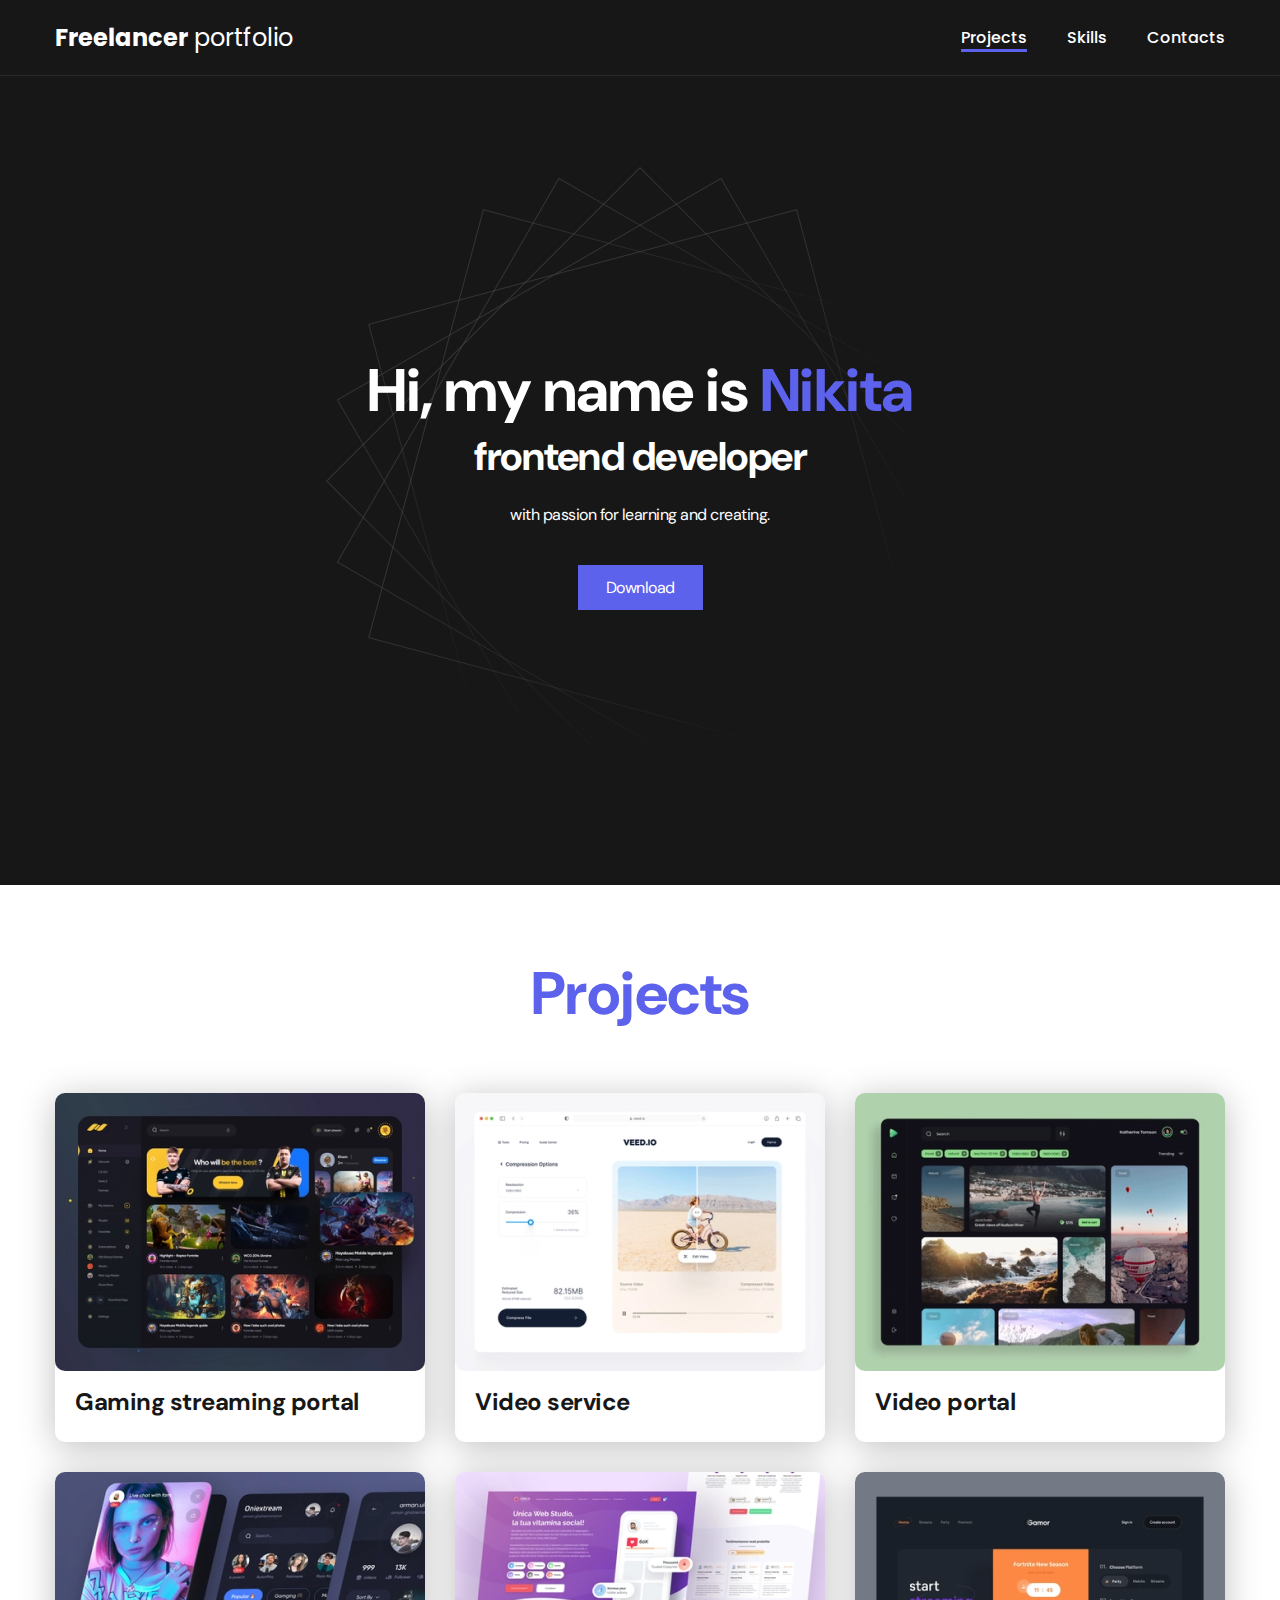
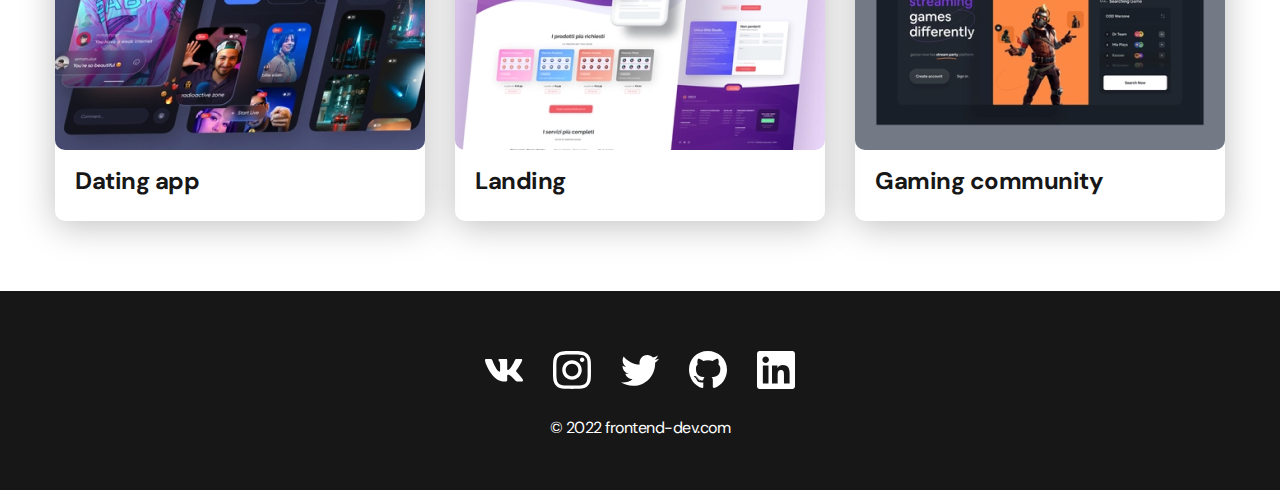
<file: index.html>
<!DOCTYPE html>
<html lang="en">
<head>
    <meta charset="UTF-8">
    <meta http-equiv="X-UA-Compatible" content="IE=edge">
    <meta name="viewport" content="width=device-width, initial-scale=1.0">
    <link rel="stylesheet" href="./style/style.css">
    <link rel="preconnect" href="https://fonts.googleapis.com">
    <link rel="preconnect" href="https://fonts.gstatic.com" crossorigin>
    <link href="https://fonts.googleapis.com/css2?family=DM+Sans:wght@400;500;700&family=Poppins:wght@500;700&display=swap" rel="stylesheet">
    <title>Document</title>
</head>
<body>
    <nav class="nav">
        <div class="container">
            <div class="nav-line">
                <a href="#" class="logo">
                    <strong>Freelancer</strong> portfolio
                </a>

                <ul class="nav-line-bar">
                    <li><a href="./index.html" class="nav-line-bar__link nav-line-bar__item">Projects</a></li>
                    <li><a href="./skills.html" class="nav-line-bar__link">Skills</a></li>
                    <li><a href="./contacts.html" class="nav-line-bar__link">Contacts</a></li>
                </ul>
            </div>
        </div>
    </nav>

    <header>
        <div class="container">
            <div class="container-wraper">
                <div class="container__head">
                    <h1><strong>Hi, my name is <span class="head-name">Nikita</span></strong>
                        <br>frontend developer</h1>
                    <p>with passion for learning and creating.</p>

                    <a href="#" class="head-btn">Download</a>
                    </div>
                </div>
            </div>
        </div>
    </header>

    <section class="section">
        <div class="container">
            <div class="title-text">
                <h2 class="title-text__h2">Projects</h2>
            </div>

            <ul class="projects">
                <a href="./project1.html">
                    <li class="project">
                        <img class="project__img" src="./img/projects/01.jpg" alt="">
                        <h3 class="project__text">Gaming streaming portal</h3>
                    </li>
                </a>
                <li class="project">
                    <img class="project__img" src="./img/projects/02.jpg" alt="">
                    <h3 class="project__text">Video service</h3>
                </li>
                <li class="project">
                    <img class="project__img" src="./img/projects/03.jpg" alt="">
                    <h3 class="project__text">Video portal</h3>
                </li>
                <li class="project">
                    <img class="project__img" src="./img/projects/04.jpg" alt="">
                    <h3 class="project__text">Dating app</h3>
                </li>
                <li class="project">
                    <img class="project__img" src="./img/projects/05.jpg" alt="">
                    <h3 class="project__text">Landing</h3>
                </li>
                <li class="project">
                    <img class="project__img" src="./img/projects/06.jpg" alt="">
                    <h3 class="project__text">Gaming community</h3>
                </li>
            </ul>
        </div>
    </section>

    <footer class="footer">
        <div class="container">
            <div class="conteiner-footer">
                <ul class="icons">
                    <li class="icons__item"><img src="./img/icons/vk.svg" alt=""></li>
                    <li class="icons__item"><img src="./img/icons/instagram.svg" alt=""></li>
                    <li class="icons__item"><img src="./img/icons/twitter.svg" alt=""></li>
                    <li class="icons__item"><img src="./img/icons/gitHub.svg" alt=""></li>
                    <li class="icons__item"><img src="./img/icons/linkedIn.svg" alt=""></li>
                </ul>
            

                <h3 class="footer__text">
                    © 2022 frontend-dev.com
                </h3>
            </div>
        </div>
    </footer>
</body>
</html>
</file>
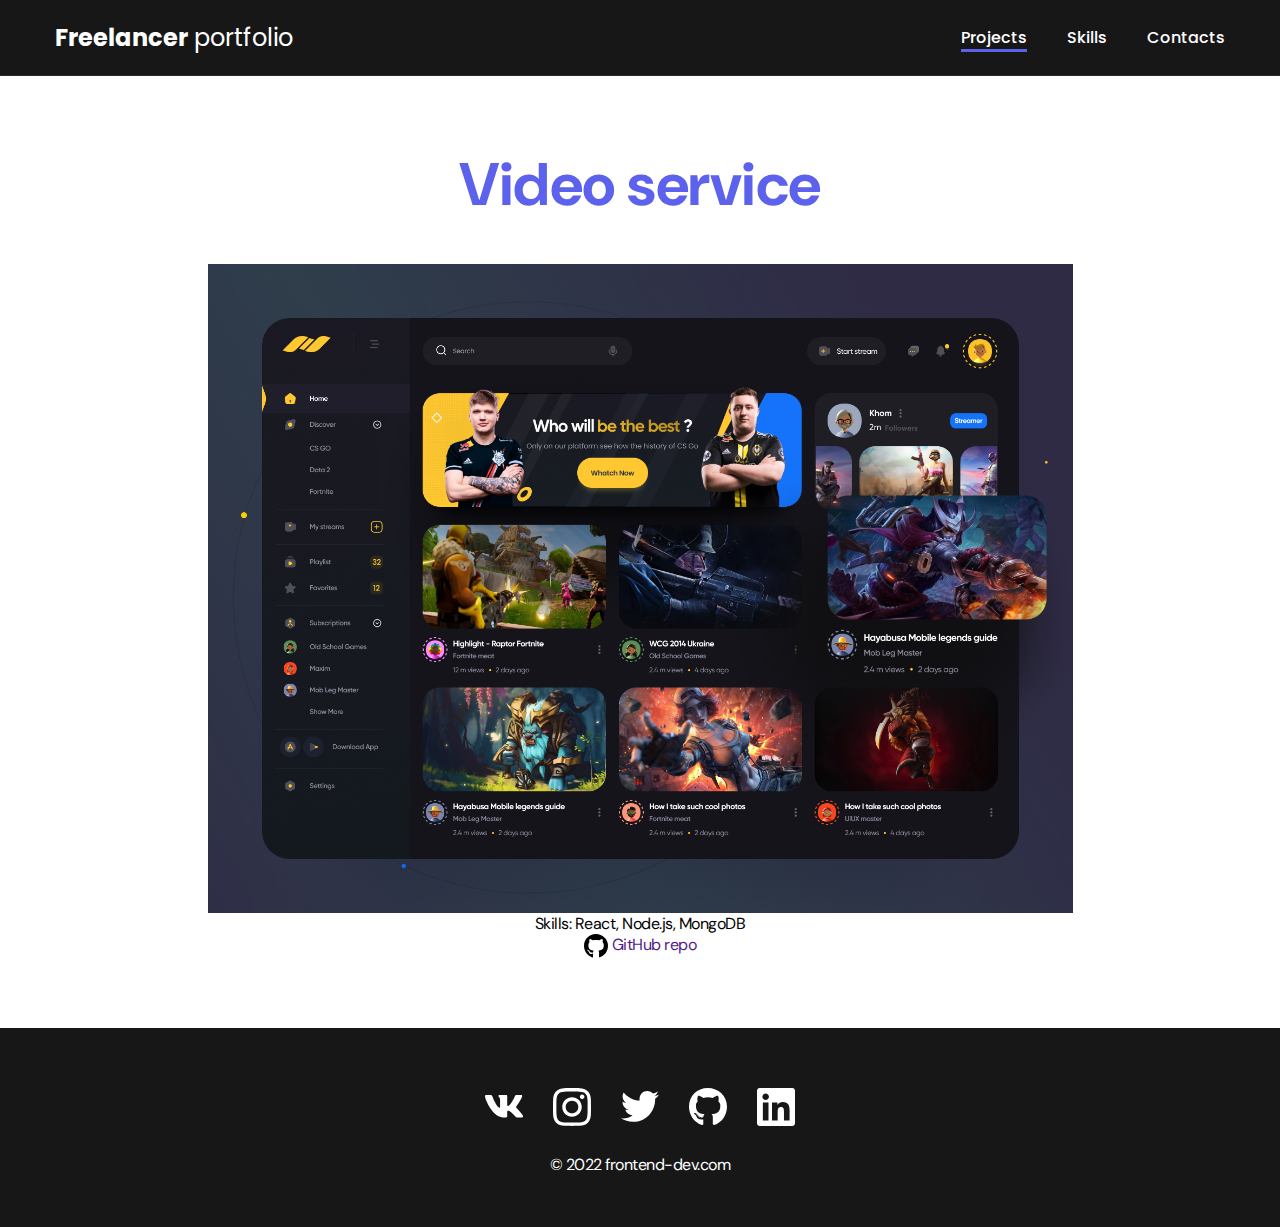
<file: project1.html>
<!DOCTYPE html>
<html lang="en">
<head>
    <meta charset="UTF-8">
    <meta http-equiv="X-UA-Compatible" content="IE=edge">
    <meta name="viewport" content="width=device-width, initial-scale=1.0">
    <link rel="stylesheet" href="./style/project-page.css">
    <link rel="preconnect" href="https://fonts.googleapis.com">
    <link rel="preconnect" href="https://fonts.gstatic.com" crossorigin>
    <link href="https://fonts.googleapis.com/css2?family=DM+Sans:wght@400;500;700&family=Poppins:wght@500;700&display=swap" rel="stylesheet">
    <title>Document</title>
</head>
<body>
    <nav class="nav">
        <div class="container">
            <div class="nav-line">
                <a href="#" class="logo">
                    <strong>Freelancer</strong> portfolio
                </a>

                <ul class="nav-line-bar">
                    <li><a href="./index.html" class="nav-line-bar__link nav-line-bar__item">Projects</a></li>
                    <li><a href="./skills.html" class="nav-line-bar__link">Skills</a></li>
                    <li><a href="./contacts.html" class="nav-line-bar__link">Contacts</a></li>
                </ul>
            </div>
        </div>
    </nav>

   

    <section class="section">
        <div class="container">
            <div class="projekt-details">
                <div class="title-text">
                    <h1 class="title-text__h1">Video service</h1>
                </div>

                <img src="./img/projects/01-big.jpg" alt="" class="projekt-details__img">

                <div class="projekt-details__desc">
                    <p>Skills: React, Node.js, MongoDB</p>
                </div>

                <a href="" class="btn">
                    
                    <img src="./img/icons/gitHub-black.svg" alt="">
                    GitHub repo
                </a>
            </div>
            
        </div>
    </section>



    <footer class="footer">
        <div class="container">
            <div class="conteiner-footer">
                <ul class="icons">
                    <li class="icons__item"><img src="./img/icons/vk.svg" alt=""></li>
                    <li class="icons__item"><img src="./img/icons/instagram.svg" alt=""></li>
                    <li class="icons__item"><img src="./img/icons/twitter.svg" alt=""></li>
                    <li class="icons__item"><img src="./img/icons/gitHub.svg" alt=""></li>
                    <li class="icons__item"><img src="./img/icons/linkedIn.svg" alt=""></li>
                </ul>
            
            
                <h3 class="footer__text">
                    © 2022 frontend-dev.com
                </h3>
            </div>
        </div>
    </footer>
</body>
</html>
</file>
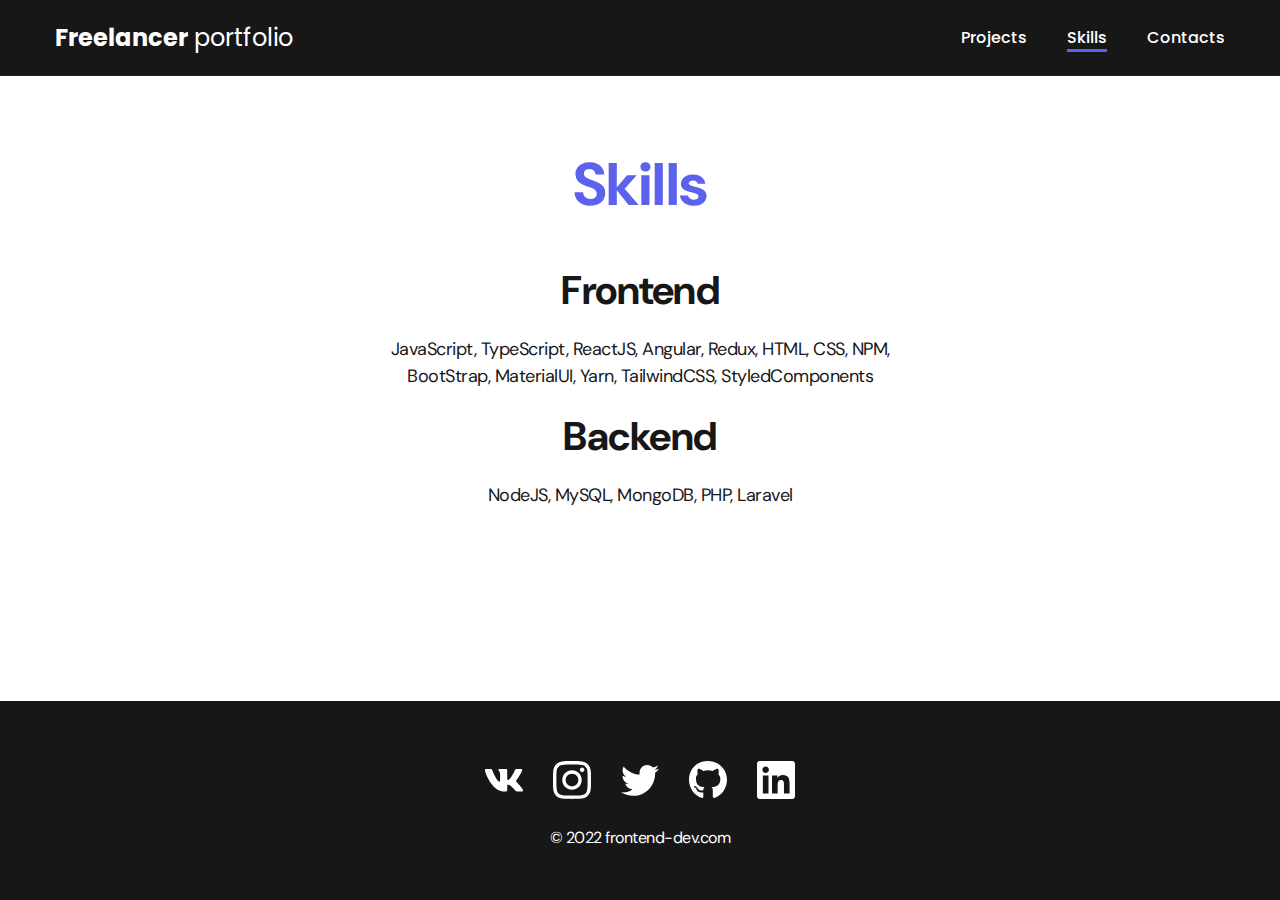
<file: skills.html>
<!DOCTYPE html>
<html lang="en">
<head>
    <meta charset="UTF-8">
    <meta http-equiv="X-UA-Compatible" content="IE=edge">
    <meta name="viewport" content="width=device-width, initial-scale=1.0">
    <link rel="stylesheet" href="./style/skills.css">
    <link rel="preconnect" href="https://fonts.googleapis.com">
    <link rel="preconnect" href="https://fonts.gstatic.com" crossorigin>
    <link href="https://fonts.googleapis.com/css2?family=DM+Sans:wght@400;500;700&family=Poppins:wght@500;700&display=swap" rel="stylesheet">
    <title>Document</title>
</head>
<body>
    <nav class="nav">
        <div class="container">
            <div class="nav-line">
                <a href="#" class="logo">
                    <strong>Freelancer</strong> portfolio
                </a>

                <ul class="nav-line-bar">
                    <li><a href="./index.html" class="nav-line-bar__link">Projects</a></li>
                    <li><a href="./skills.html" class="nav-line-bar__link nav-line-bar__item">Skills</a></li>
                    <li><a href="./contacts.html" class="nav-line-bar__link">Contacts</a></li>
                </ul>
            </div>
        </div>
    </nav>

   

    <section class="section">
        <div class="container">
            <div class="title-text">
                <h2 class="title-text__h2">Skills</h2>
            </div>

            <div class="main-inf">
                <h2>Frontend</h2>
                <p>JavaScript, TypeScript, ReactJS, Angular, Redux, HTML, CSS, NPM,<br>
                    BootStrap, MaterialUI, Yarn, TailwindCSS, StyledComponents</p>
                <h2>Backend</h2>
                <p>NodeJS, MySQL, MongoDB, PHP, Laravel</p>
            </div>
            
        </div>
    </section>



    <footer class="footer">
        <div class="container">
            <div class="conteiner-footer">
                <ul class="icons">
                    <li class="icons__item"><img src="./img/icons/vk.svg" alt=""></li>
                    <li class="icons__item"><img src="./img/icons/instagram.svg" alt=""></li>
                    <li class="icons__item"><img src="./img/icons/twitter.svg" alt=""></li>
                    <li class="icons__item"><img src="./img/icons/gitHub.svg" alt=""></li>
                    <li class="icons__item"><img src="./img/icons/linkedIn.svg" alt=""></li>
                </ul>
            
            
                <h3 class="footer__text">
                    © 2022 frontend-dev.com
                </h3>
            </div>
        </div>
    </footer>
</body>
</html>
</file>
<file: style/style.css>
@import url(/style/reset.css);


/* font-family: 'DM Sans', sans-serif;
font-family: 'Poppins', sans-serif; */


:root{
    --black: #171718;
    --black-border: #26292D;
    --white-bg: #E5E5E5;
    --white: #fff;
    --purple: #5C62EC;

    --dark-bg: var(--black);
    --dark-border:var(--black-border);
    --header-text:var(--white);
    --accent:var(--purple);
}



.nav{
    background-color: var(--dark-bg);
    font-family: 'Poppins', sans-serif;
    border-bottom: 1px solid var(--dark-border);

}

.container{
    max-width: 1200px;
    padding: 0 15px;
    margin: 0 auto;
}

.nav-line {
    display: flex;
    justify-content: space-between;
    padding: 20px 0;
    align-items: center;
    flex-wrap: wrap;
}


.logo {
    color: var(--header-text);
    font-weight: 400;
    font-size: 24px;
}


.logo strong{
    font-weight: 700;
    font-size: 24px;
}

.nav-line-bar {
    padding: 0 0 0 20px;
    display: flex;
    column-gap: 40px;
    row-gap: 20px;
}



.nav-line-bar__link{
    color: var(--header-text);
    font-weight: 500;
    font-size: 16px;
    line-height: 24px;

    transition: opacity 0.2s ease-in;
}



.nav-line-bar__link:hover{
    opacity: 0.8;
}

.nav-line-bar__link:active{
    position: relative;
    top: 1px;
}

.nav-line-bar__item{
    position: relative;
}

.nav-line-bar__item::before{
    content: "";
    position: absolute;

    height: 3px;
    width: 100%;
    background-color: var(--accent);

    left: 0;
    top: 100%;
}

header{  
    letter-spacing: -0.5px;
    font-family: 'DM Sans', sans-serif;
    background-color: var(--dark-bg);
    height: 89.9vh;

    background-image: url(../img/heder\ bg.png);
    background-repeat: no-repeat;
    background-size: auto;
    background-position: center center;
}

.container-wraper{
    display: flex;
    justify-content: center;
    align-items: center;

    height: 89.9vh;
}

.container__head{
    text-align: center;
    color: var(--header-text);
}

.container__head h1{
    font-weight: 700;
    font-size: 40px;

}

.head-name{
    color: var(--accent);
}

.container__head h1 strong{
    font-weight: 700;
    font-size: 60px;

}

.container__head p{
    margin-top: 22px;
}

.head-btn{
    padding: 12px 28px;
    background-color: var(--accent);
    display: inline-block;
    color: var(--header-text);
    margin-top: 40px;

    transition: opacity 0.2s ease-in;
}

.head-btn:hover{
    opacity: 0.8;
}

.head-btn:active{
    position: relative;
    top: 1px;
}




/* section */


.section {
    background-color: #fff;
    padding: 70px 0;
    font-family: 'DM Sans', sans-serif;
    letter-spacing: -0.5px;
}


.title-text__h2 {
    font-weight: 700;
    font-size: 60px;
    line-height: 1.3;
    color: var(--accent);
    text-align: center;
}

.projects {
    display: flex;
    column-gap: 30px;
    row-gap: 30px;
    flex-wrap: wrap;
    margin-top: 60px;
}

.project {
    border-radius: 10px;
    box-shadow: 0px 5px 35px rgba(0, 0, 0, 0.25);
}

.project__img {
    border-radius: 10px;
}

.project__text{
    font-weight: 700;
    font-size: 24px;
    line-height: 1.3;  
    color: var(--dark-bg);
    padding: 15px 20px 25px;
}

/* footer */

.footer {
    background-color: var(--dark-bg);
}

.conteiner-footer {
   padding-top: 60px;
   
    text-align: center;
}

.icons{
    display: flex;
    column-gap: 30px;
    align-items: center;
    justify-content: center;
    padding-bottom: 27px;
}

.footer__text {
    padding-bottom: 50px;
    font-weight: 400;
    font-size: 16px;
    line-height: 150%;
    font-family: 'DM Sans', sans-serif;
    color: var(--header-text);
    letter-spacing: -0.5px;
}
</file>
<file: style/project-page.css>
@import url(/style/reset.css);


/* font-family: 'DM Sans', sans-serif;
font-family: 'Poppins', sans-serif; */


:root{
    --black: #171718;
    --black-border: #26292D;
    --white-bg: #E5E5E5;
    --white: #fff;
    --purple: #5C62EC;

    --dark-bg: var(--black);
    --dark-border:var(--black-border);
    --header-text:var(--white);
    --accent:var(--purple);
}



.nav{
    background-color: var(--dark-bg);
    font-family: 'Poppins', sans-serif;
    border-bottom: 1px solid var(--dark-border);

}

.container{
    max-width: 1200px;
    padding: 0 15px;
    margin: 0 auto;
}

.nav-line {
    display: flex;
    justify-content: space-between;
    padding: 20px 0;
    align-items: center;
    flex-wrap: wrap;
}


.logo {
    color: var(--header-text);
    font-weight: 400;
    font-size: 24px;
}


.logo strong{
    font-weight: 700;
    font-size: 24px;
}

.nav-line-bar {
    display: flex;
    column-gap: 40px;
    row-gap: 20px;
}



.nav-line-bar__link{
    color: var(--header-text);
    font-weight: 500;
    font-size: 16px;
    line-height: 24px;

    transition: opacity 0.2s ease-in;
}



.nav-line-bar__link:hover{
    opacity: 0.8;
}

.nav-line-bar__link:active{
    position: relative;
    top: 1px;
}

.nav-line-bar__item{
    position: relative;
}

.nav-line-bar__item::before{
    content: "";
    position: absolute;

    height: 3px;
    width: 100%;
    background-color: var(--accent);

    left: 0;
    top: 100%;
}



/* section */


.section {
    background-color: #fff;
    padding: 70px 0;
    font-family: 'DM Sans', sans-serif;
    letter-spacing: -0.5px;
    text-align: center;
}


.title-text__h1 {
    font-weight: 700;
    font-size: 60px;
    line-height: 1.3;
    color: var(--accent);
    text-align: center;
    padding-bottom: 40px;
}

.projekt-details {
    max-width: 865px;
    margin: 0 auto;
}

.title-text {
}

.title-text__h1 {
}

.projekt-details__img {
}

.projekt-details__desc {
}

.btn {
}



/* footer */

.footer {
    background-color: var(--dark-bg);
}

.conteiner-footer {
   padding-top: 60px;
   
    text-align: center;
}

.icons{
    display: flex;
    column-gap: 30px;
    align-items: center;
    justify-content: center;
    padding-bottom: 27px;
}

.footer__text {
    padding-bottom: 50px;
    font-weight: 400;
    font-size: 16px;
    line-height: 150%;
    font-family: 'DM Sans', sans-serif;
    color: var(--header-text);
    letter-spacing: -0.5px;
}
</file>
<file: style/skills.css>
@import url(/style/reset.css);


/* font-family: 'DM Sans', sans-serif;
font-family: 'Poppins', sans-serif; */


:root{
    --black: #171718;
    --black-border: #26292D;
    --white-bg: #E5E5E5;
    --white: #fff;
    --purple: #5C62EC;

    --dark-bg: var(--black);
    --dark-border:var(--black-border);
    --header-text:var(--white);
    --accent:var(--purple);
}



body, html{
    display: flex;
    flex-direction: column;
    height: 100%;
}

.nav{
    background-color: var(--dark-bg);
    font-family: 'Poppins', sans-serif;
    border-bottom: 1px solid var(--dark-border);

}

.container{
    max-width: 1200px;
    padding: 0 15px;
    margin: 0 auto;
}

.nav-line {
    display: flex;
    justify-content: space-between;
    padding: 20px 0;
    align-items: center;
    flex-wrap: wrap;
}


.logo {
    color: var(--header-text);
    font-weight: 400;
    font-size: 24px;
}


.logo strong{
    font-weight: 700;
    font-size: 24px;
}

.nav-line-bar {

    display: flex;
    column-gap: 40px;
    row-gap: 20px;
}



.nav-line-bar__link{
    color: var(--header-text);
    font-weight: 500;
    font-size: 16px;
    line-height: 24px;

    transition: opacity 0.2s ease-in;
}



.nav-line-bar__link:hover{
    opacity: 0.8;
}

.nav-line-bar__link:active{
    position: relative;
    top: 1px;
}

.nav-line-bar__item{
    position: relative;
}

.nav-line-bar__item::before{
    content: "";
    position: absolute;

    height: 3px;
    width: 100%;
    background-color: var(--accent);

    left: 0;
    top: 100%;
}





/* section */


.section {
    background-color: #fff;
    padding: 70px 0;
    font-family: 'DM Sans', sans-serif;
    letter-spacing: -0.5px;
    text-align: center;
}


.title-text__h2 {
    font-weight: 700;
    font-size: 60px;
    line-height: 1.3;
    color: var(--accent);
    text-align: center;
    margin-bottom: 40px;
}

.main-inf{
    font-weight: 400;
    font-size: 18px;
    line-height: 1.5;
    color: #171718;
}

.main-inf h2{
    margin: 20px 0;
    font-weight: 700;
    font-size: 40px;
    line-height: 1.3;
}


/* footer */

.footer {
    background-color: var(--dark-bg);
    margin-top: auto;
}

.conteiner-footer {
   padding-top: 60px;
   
    text-align: center;
}

.icons{
    display: flex;
    column-gap: 30px;
    align-items: center;
    justify-content: center;
    padding-bottom: 27px;
}

.footer__text {
    padding-bottom: 50px;
    font-weight: 400;
    font-size: 16px;
    line-height: 150%;
    font-family: 'DM Sans', sans-serif;
    color: var(--header-text);
    letter-spacing: -0.5px;
}
</file>
